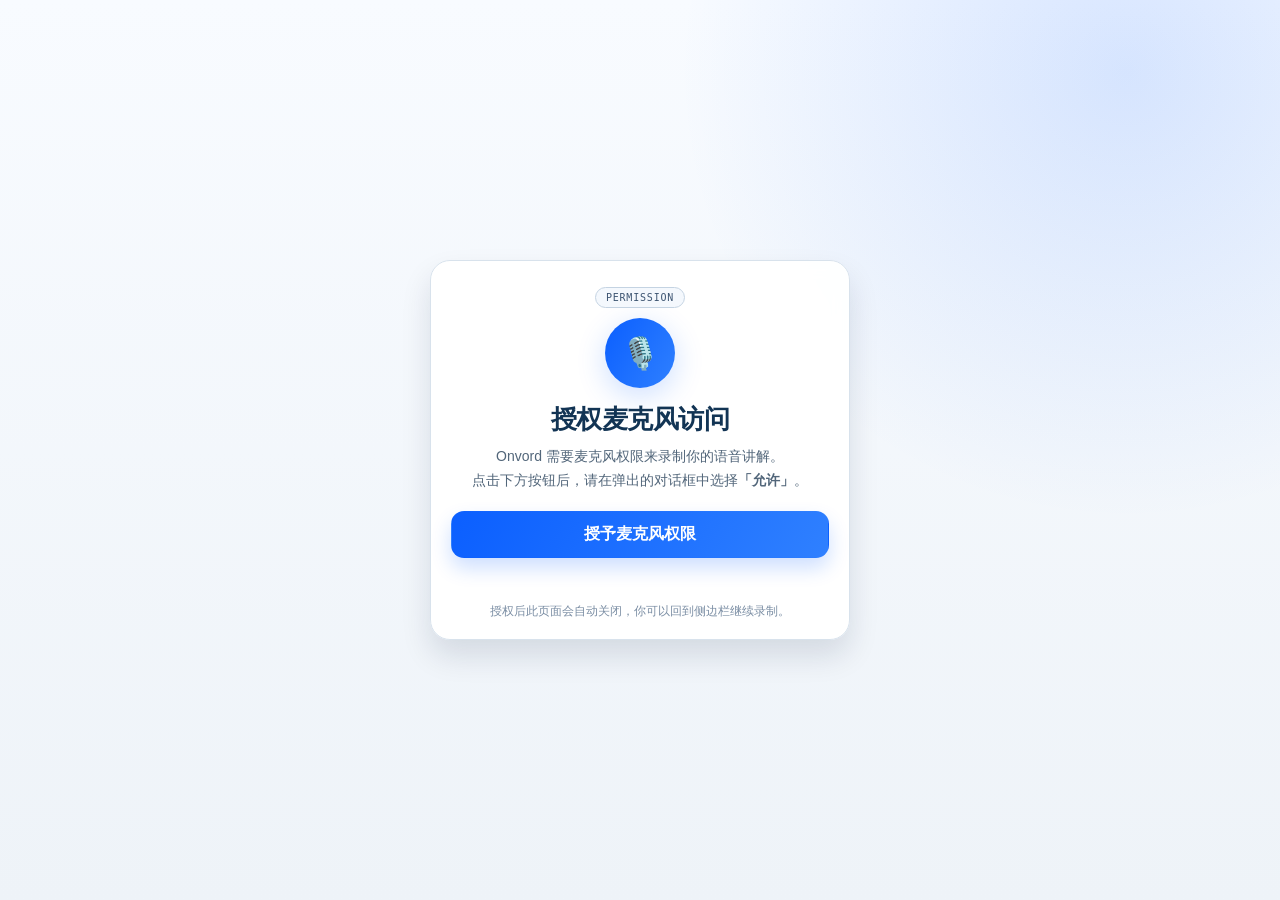
<file: mic-permission.html>
<!DOCTYPE html>
<html lang="zh-CN">

<head>
    <meta charset="UTF-8">
    <meta name="viewport" content="width=device-width, initial-scale=1.0">
    <title>Onvord - 麦克风授权</title>
    <style>
        :root {
            --bg: #eef3f8;
            --surface: #ffffff;
            --line: #d8e2ec;
            --line-strong: #c4d3e2;

            --text: #102a43;
            --muted: #52667a;
            --muted-soft: #7b8ea4;

            --ac: #0b5fff;
            --ach: #2f80ff;
            --ac-g: rgba(11, 95, 255, 0.2);
            --ok: #1f9d68;
            --dn: #e5484d;

            --f-title: "Nunito Sans", "Public Sans", -apple-system, BlinkMacSystemFont, "Segoe UI", sans-serif;
            --f-body: "Public Sans", "Manrope", -apple-system, BlinkMacSystemFont, "Segoe UI", sans-serif;
        }

        * {
            margin: 0;
            padding: 0;
            box-sizing: border-box;
        }

        body {
            font-family: var(--f-body);
            background:
                radial-gradient(circle at 88% 8%, rgba(11, 95, 255, 0.14) 0%, transparent 32%),
                linear-gradient(180deg, #f8fbff 0%, var(--bg) 100%);
            color: var(--text);
            min-height: 100vh;
            display: flex;
            align-items: center;
            justify-content: center;
            padding: 14px;
            -webkit-font-smoothing: antialiased;
        }

        .card {
            text-align: center;
            width: min(420px, 100%);
            padding: 26px 20px 18px;
            background: rgba(255, 255, 255, 0.94);
            border-radius: 20px;
            border: 1px solid var(--line);
            backdrop-filter: blur(8px);
            box-shadow: 0 16px 30px rgba(12, 27, 61, 0.12);
            animation: fadeIn 0.35s ease;
        }

        @keyframes fadeIn {
            from {
                opacity: 0;
                transform: translateY(12px);
            }

            to {
                opacity: 1;
                transform: translateY(0);
            }
        }

        .kicker {
            display: inline-flex;
            align-items: center;
            border-radius: 999px;
            border: 1px solid var(--line-strong);
            background: #f4f8fd;
            color: #3c5471;
            padding: 4px 10px;
            text-transform: uppercase;
            letter-spacing: 0.08em;
            font-size: 10px;
            margin-bottom: 10px;
            font-family: "IBM Plex Mono", "SF Mono", Menlo, monospace;
        }

        .mic-icon {
            width: 70px;
            height: 70px;
            margin: 0 auto 14px;
            background: linear-gradient(120deg, var(--ac), var(--ach));
            border-radius: 50%;
            display: flex;
            align-items: center;
            justify-content: center;
            font-size: 31px;
            box-shadow: 0 8px 30px var(--ac-g);
            animation: breathe 2s ease-in-out infinite;
        }

        @keyframes breathe {

            0%,
            100% {
                box-shadow: 0 8px 30px var(--ac-g);
            }

            50% {
                box-shadow: 0 8px 38px var(--ac-g), 0 0 0 8px rgba(11, 95, 255, 0.09);
            }
        }

        h1 {
            font-family: var(--f-title);
            font-size: 26px;
            font-weight: 800;
            letter-spacing: -0.02em;
            margin-bottom: 8px;
            color: #123454;
        }

        .desc {
            color: var(--muted);
            font-size: 14px;
            line-height: 1.7;
            margin-bottom: 18px;
        }

        .btn {
            display: inline-flex;
            align-items: center;
            justify-content: center;
            gap: 8px;
            padding: 12px 16px;
            border: 1px solid transparent;
            border-radius: 13px;
            font-family: var(--f-body);
            font-size: 16px;
            font-weight: 700;
            cursor: pointer;
            transition: 150ms ease;
            width: 100%;
        }

        .btn-primary {
            background: linear-gradient(120deg, var(--ac), var(--ach));
            color: #fff;
            box-shadow: 0 10px 20px var(--ac-g);
        }

        .btn-primary:hover {
            box-shadow: 0 12px 24px var(--ac-g);
            transform: translateY(-1px);
        }

        .btn-primary:disabled {
            opacity: 0.6;
            cursor: not-allowed;
            transform: none;
        }

        .status {
            margin-top: 14px;
            font-size: 13px;
            color: var(--muted-soft);
            min-height: 20px;
            text-align: left;
            line-height: 1.7;
        }

        .status.ok {
            color: var(--ok);
        }

        .status.err {
            color: var(--dn);
        }

        .hint {
            margin-top: 10px;
            font-size: 12px;
            color: var(--muted-soft);
            line-height: 1.6;
        }
    </style>
</head>

<body>
    <div class="card">
        <p class="kicker">Permission</p>
        <div class="mic-icon">🎙️</div>
        <h1>授权麦克风访问</h1>
        <p class="desc">Onvord 需要麦克风权限来录制你的语音讲解。<br>点击下方按钮后，请在弹出的对话框中选择<strong>「允许」</strong>。</p>
        <button id="btn-grant" class="btn btn-primary">授予麦克风权限</button>
        <div id="status" class="status"></div>
        <div class="hint">授权后此页面会自动关闭，你可以回到侧边栏继续录制。</div>
    </div>
    <script src="mic-permission.js"></script>
</body>

</html>
</file>
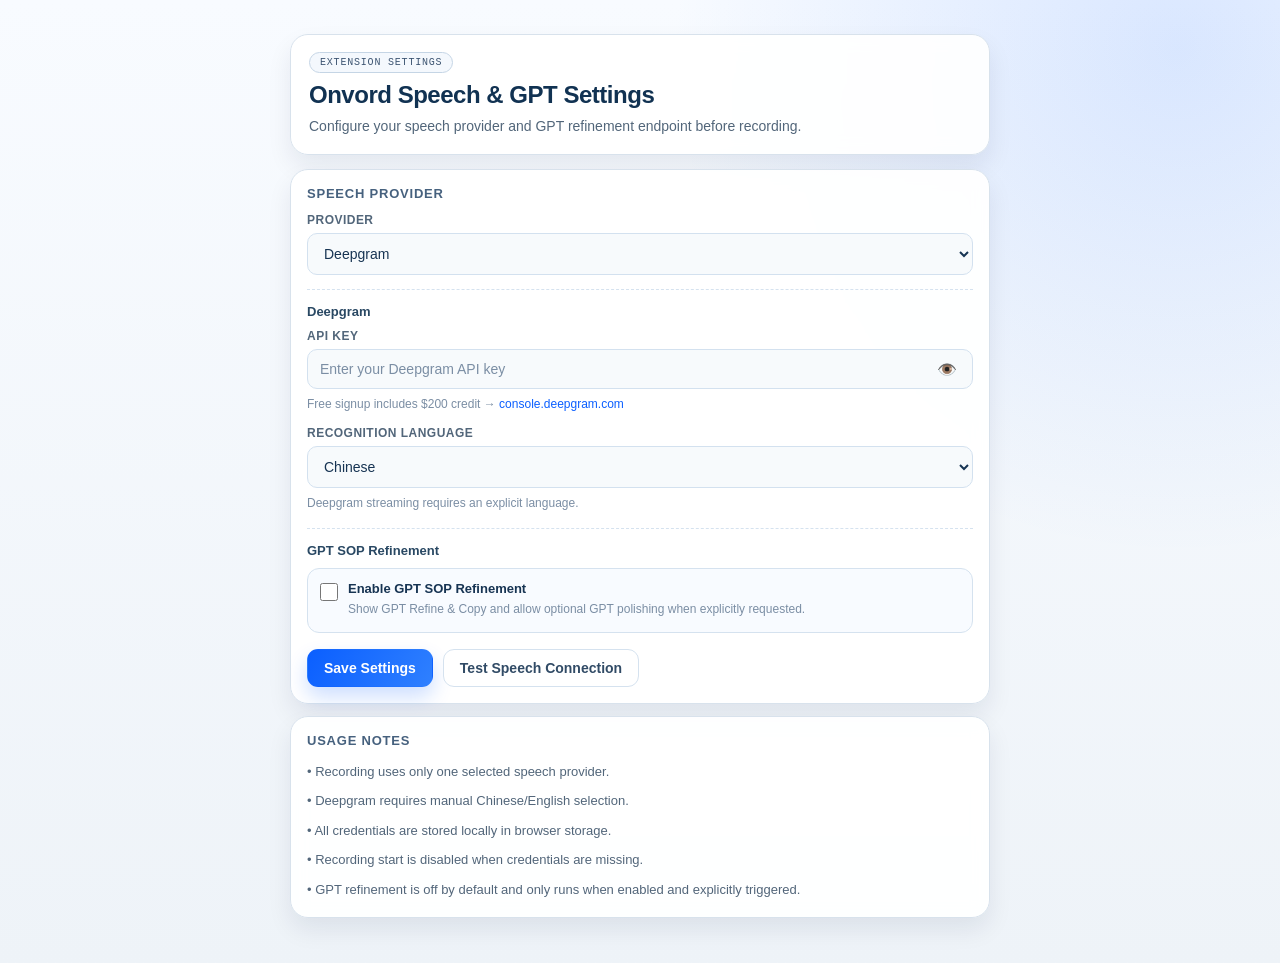
<file: options.html>
<!DOCTYPE html>
<html lang="zh">

<head>
    <meta charset="UTF-8">
    <meta name="viewport" content="width=device-width, initial-scale=1.0">
    <title>Onvord Settings</title>
    <style>
        :root {
            --bg: #eef3f8;
            --surface: #ffffff;
            --surface-2: #f7fafc;
            --line: #d8e2ec;
            --line-strong: #c5d5e5;

            --text: #102a43;
            --muted: #52667a;
            --muted-soft: #7b8ea4;

            --ac: #0b5fff;
            --ach: #2f80ff;
            --ac-g: rgba(11, 95, 255, 0.2);
            --ok: #1f9d68;
            --dn: #e5484d;

            --f-title: "Nunito Sans", "Public Sans", -apple-system, BlinkMacSystemFont, "Segoe UI", sans-serif;
            --f-body: "Public Sans", "Manrope", -apple-system, BlinkMacSystemFont, "Segoe UI", sans-serif;
        }

        * {
            margin: 0;
            padding: 0;
            box-sizing: border-box;
        }

        body {
            font-family: var(--f-body);
            background:
                radial-gradient(circle at 92% 5%, rgba(11, 95, 255, 0.13) 0%, transparent 34%),
                linear-gradient(180deg, #f8fbff 0%, var(--bg) 100%);
            color: var(--text);
            min-height: 100vh;
            display: flex;
            justify-content: center;
            padding: 34px 16px;
            -webkit-font-smoothing: antialiased;
        }

        .container {
            max-width: 700px;
            width: 100%;
        }

        .head {
            border-radius: 18px;
            border: 1px solid var(--line);
            background: rgba(255, 255, 255, 0.92);
            backdrop-filter: blur(8px);
            box-shadow: 0 12px 24px rgba(12, 27, 61, 0.08);
            padding: 16px 18px;
            margin-bottom: 14px;
        }

        .kicker {
            display: inline-flex;
            align-items: center;
            border-radius: 999px;
            border: 1px solid var(--line-strong);
            background: #f4f8fd;
            color: #3c5471;
            padding: 4px 10px;
            text-transform: uppercase;
            letter-spacing: 0.08em;
            font-size: 10px;
            margin-bottom: 8px;
            font-family: "IBM Plex Mono", "SF Mono", Menlo, monospace;
        }

        h1 {
            font-family: var(--f-title);
            font-size: 24px;
            font-weight: 800;
            letter-spacing: -0.02em;
            line-height: 1.15;
            margin-bottom: 6px;
            color: #113252;
        }

        .subtitle {
            color: var(--muted);
            font-size: 14px;
            line-height: 1.65;
        }

        .card {
            border-radius: 18px;
            border: 1px solid var(--line);
            background: rgba(255, 255, 255, 0.94);
            backdrop-filter: blur(8px);
            box-shadow: 0 12px 24px rgba(12, 27, 61, 0.08);
            padding: 16px;
            margin-bottom: 12px;
        }

        .card-title {
            font-size: 13px;
            font-weight: 700;
            text-transform: uppercase;
            letter-spacing: 0.06em;
            color: #46617e;
            margin-bottom: 12px;
            display: flex;
            align-items: center;
            gap: 8px;
        }

        .field {
            margin-bottom: 12px;
        }

        .field:last-child {
            margin-bottom: 0;
        }

        label {
            display: block;
            font-size: 12px;
            color: var(--muted);
            margin-bottom: 6px;
            font-weight: 700;
            text-transform: uppercase;
            letter-spacing: 0.04em;
        }

        input[type="text"],
        input[type="password"],
        select {
            width: 100%;
            padding: 11px 12px;
            background: var(--surface-2);
            border: 1px solid #d3e1ef;
            border-radius: 10px;
            color: #173453;
            font-family: var(--f-body);
            font-size: 14px;
            outline: none;
            transition: 150ms ease;
        }

        input:focus,
        select:focus {
            border-color: var(--ac);
            box-shadow: 0 0 0 3px var(--ac-g);
            background: #ffffff;
        }

        input::placeholder {
            color: var(--muted-soft);
        }

        .hint {
            font-size: 12px;
            color: var(--muted-soft);
            margin-top: 6px;
            line-height: 1.65;
        }

        .hint a {
            color: var(--ac);
            text-decoration: none;
        }

        .hint a:hover {
            text-decoration: underline;
        }

        .provider-section {
            border-top: 1px dashed #d5e2ef;
            margin-top: 14px;
            padding-top: 14px;
        }

        .provider-section.hidden {
            display: none;
        }

        .provider-title {
            font-size: 13px;
            font-weight: 700;
            color: #294863;
            margin-bottom: 10px;
        }

        .field-row {
            display: grid;
            grid-template-columns: 1fr 1fr;
            gap: 10px;
        }

        .inline-action {
            margin-bottom: 12px;
        }

        .inline-action .btn {
            padding: 8px 12px;
            font-size: 12px;
            border-radius: 9px;
        }

        .advanced-wrap {
            border: 1px dashed #d5e2ef;
            border-radius: 12px;
            padding: 10px;
            background: #f8fbff;
            margin-bottom: 12px;
        }

        .advanced-wrap.hidden {
            display: none;
        }

        .toggle-field {
            display: flex;
            align-items: flex-start;
            gap: 10px;
            padding: 12px;
            border: 1px solid #d5e2ef;
            border-radius: 12px;
            background: #f8fbff;
        }

        .toggle-field input[type="checkbox"] {
            width: 18px;
            height: 18px;
            margin-top: 2px;
            accent-color: var(--ac);
            flex-shrink: 0;
        }

        .toggle-copy {
            flex: 1;
            min-width: 0;
        }

        .toggle-copy label {
            margin: 0 0 4px;
            color: #173453;
            font-size: 13px;
            font-weight: 700;
            text-transform: none;
            letter-spacing: 0;
        }

        .toggle-copy .hint {
            margin-top: 0;
        }

        @media (max-width: 640px) {
            .field-row {
                grid-template-columns: 1fr;
            }
        }

        .btn-row {
            display: flex;
            gap: 10px;
            margin-top: 16px;
            flex-wrap: wrap;
        }

        .btn {
            padding: 10px 16px;
            border: 1px solid transparent;
            border-radius: 11px;
            font-family: var(--f-body);
            font-size: 14px;
            font-weight: 600;
            cursor: pointer;
            transition: 150ms ease;
        }

        .btn-primary {
            background: linear-gradient(120deg, var(--ac), var(--ach));
            color: #fff;
            box-shadow: 0 10px 20px var(--ac-g);
        }

        .btn-primary:hover {
            transform: translateY(-1px);
            box-shadow: 0 12px 24px var(--ac-g);
        }

        .btn-sec {
            background: #ffffff;
            color: #314b66;
            border-color: #d5e2ef;
        }

        .btn-sec:hover {
            background: #f6f9fd;
            border-color: #c3d6ea;
        }

        .status {
            padding: 10px 12px;
            border-radius: 10px;
            font-size: 13px;
            margin-top: 12px;
            display: none;
        }

        .status.ok {
            display: block;
            background: rgba(31, 157, 104, 0.08);
            border: 1px solid rgba(31, 157, 104, 0.26);
            color: var(--ok);
        }

        .status.err {
            display: block;
            background: rgba(229, 72, 77, 0.08);
            border: 1px solid rgba(229, 72, 77, 0.26);
            color: var(--dn);
        }

        .toggle-vis {
            position: absolute;
            right: 12px;
            top: 50%;
            transform: translateY(-50%);
            background: none;
            border: none;
            color: var(--muted-soft);
            cursor: pointer;
            font-size: 16px;
            padding: 4px;
        }

        .toggle-vis:hover {
            color: #173453;
        }

        .input-wrap {
            position: relative;
        }

        .notes {
            font-size: 13px;
            color: var(--muted);
            line-height: 1.8;
        }

        .notes p {
            margin-bottom: 6px;
        }

        .notes p:last-child {
            margin-bottom: 0;
        }
    </style>
</head>

<body>
    <div class="container">
        <div class="head">
            <p class="kicker" id="opt-kicker">Extension Settings</p>
            <h1 id="opt-title">Onvord Voice Settings</h1>
            <p class="subtitle" id="opt-subtitle">Configure your speech provider and credentials before recording.</p>
        </div>

        <div class="card">
            <div class="card-title" id="opt-card-engine">Speech Provider</div>
            <div class="field">
                <label for="stt-provider" id="opt-label-provider">Provider</label>
                <select id="stt-provider">
                    <option value="deepgram">Deepgram</option>
                    <option value="aliyun">Aliyun (Qwen ASR Realtime)</option>
                </select>
            </div>

            <section id="provider-deepgram" class="provider-section">
                <div class="provider-title" id="opt-dg-title">Deepgram</div>
                <div class="field">
                    <label for="dg-key" id="opt-label-dg-key">API Key</label>
                    <div class="input-wrap">
                        <input type="password" id="dg-key" placeholder="Enter your Deepgram API key">
                        <button class="toggle-vis" data-toggle-target="dg-key" type="button" title="Show/Hide">👁️</button>
                    </div>
                    <div class="hint" id="opt-hint-dg-key">
                        Free signup includes $200 credit → <a href="https://console.deepgram.com/signup" target="_blank" rel="noreferrer noopener">console.deepgram.com</a>
                    </div>
                </div>
                <div class="field">
                    <label for="deepgram-lang" id="opt-label-dg-lang">Recognition Language</label>
                    <select id="deepgram-lang">
                        <option value="zh-CN">中文</option>
                        <option value="en-US">English</option>
                    </select>
                    <div class="hint" id="opt-hint-dg-lang">Deepgram streaming requires choosing a language explicitly.</div>
                </div>
            </section>

            <section id="provider-aliyun" class="provider-section hidden">
                <div class="provider-title" id="opt-aliyun-title">Aliyun Qwen3-ASR-Flash-Realtime</div>
                <div class="field">
                    <label for="aliyun-key" id="opt-label-aliyun-key">API Key</label>
                    <div class="input-wrap">
                        <input type="password" id="aliyun-key" placeholder="Enter your DashScope API key">
                        <button class="toggle-vis" data-toggle-target="aliyun-key" type="button" title="Show/Hide">👁️</button>
                    </div>
                </div>
                <div class="field-row">
                    <div class="field">
                        <label for="aliyun-region" id="opt-label-aliyun-region">Region</label>
                        <select id="aliyun-region">
                            <option value="cn">China Mainland (Beijing)</option>
                            <option value="us">US (Virginia)</option>
                            <option value="intl">International (Singapore)</option>
                        </select>
                    </div>
                    <div class="field">
                        <label for="aliyun-model" id="opt-label-aliyun-model">Model</label>
                        <input type="text" id="aliyun-model" placeholder="qwen3-asr-flash-realtime">
                    </div>
                </div>
                <div class="hint" id="opt-hint-aliyun">Official model: <code>qwen3-asr-flash-realtime</code></div>
            </section>

            <section id="provider-llm" class="provider-section">
                <div class="provider-title" id="opt-llm-title">GPT SOP Refinement</div>
                    <div class="field">
                        <div class="toggle-field">
                            <input type="checkbox" id="llm-enabled">
                            <div class="toggle-copy">
                                <label for="llm-enabled" id="opt-label-llm-enabled">Enable GPT SOP Refinement</label>
                                <div class="hint" id="opt-hint-llm-enabled">Show the GPT Refine &amp; Copy action and enable GPT polishing on demand.</div>
                            </div>
                        </div>
                    </div>
                <div id="llm-config-fields" class="advanced-wrap hidden">
                    <div class="field">
                        <label for="llm-base-url" id="opt-label-llm-base-url">Responses API URL</label>
                        <input type="text" id="llm-base-url" placeholder="https://gmn.chuangzuoli.com/v1/responses">
                        <div class="hint" id="opt-hint-llm-base-url">You can enter the root domain or the full Responses API endpoint. It will be normalized to /v1/responses.</div>
                    </div>
                    <div class="field-row">
                        <div class="field">
                            <label for="llm-model" id="opt-label-llm-model">Model</label>
                            <input type="text" id="llm-model" placeholder="gpt-5.4">
                        </div>
                        <div class="field">
                            <label for="llm-api-key" id="opt-label-llm-api-key">API Key</label>
                            <div class="input-wrap">
                                <input type="password" id="llm-api-key" placeholder="Enter your GPT API key">
                                <button class="toggle-vis" data-toggle-target="llm-api-key" type="button" title="Show/Hide">👁️</button>
                            </div>
                        </div>
                    </div>
                    <div class="hint" id="opt-hint-llm">Used by the GPT Refine &amp; Copy action to lightly polish notes and narration before copying.</div>
                    <div class="inline-action">
                        <button class="btn btn-sec" id="btn-test-llm">Test GPT Connection</button>
                    </div>
                    <div class="status" id="status-llm"></div>
                </div>
            </section>

            <div class="btn-row">
                <button class="btn btn-primary" id="btn-save">Save Settings</button>
                <button class="btn btn-sec" id="btn-test">Test Connection</button>
            </div>
            <div class="status" id="status"></div>
        </div>

        <div class="card">
            <div class="card-title" id="opt-card-notes">Usage Notes</div>
            <div class="notes">
                <p id="opt-note-1">• Select one speech provider for recording.</p>
                <p id="opt-note-2">• Deepgram requires explicit language (Chinese or English).</p>
                <p id="opt-note-3">• All credentials are stored locally in browser storage.</p>
                <p id="opt-note-4">• If credentials are missing, recording will not start.</p>
                <p id="opt-note-5">• GPT refinement is optional and only runs when enabled and explicitly triggered.</p>
            </div>
        </div>
    </div>
    <script src="options.js"></script>
</body>

</html>
</file>
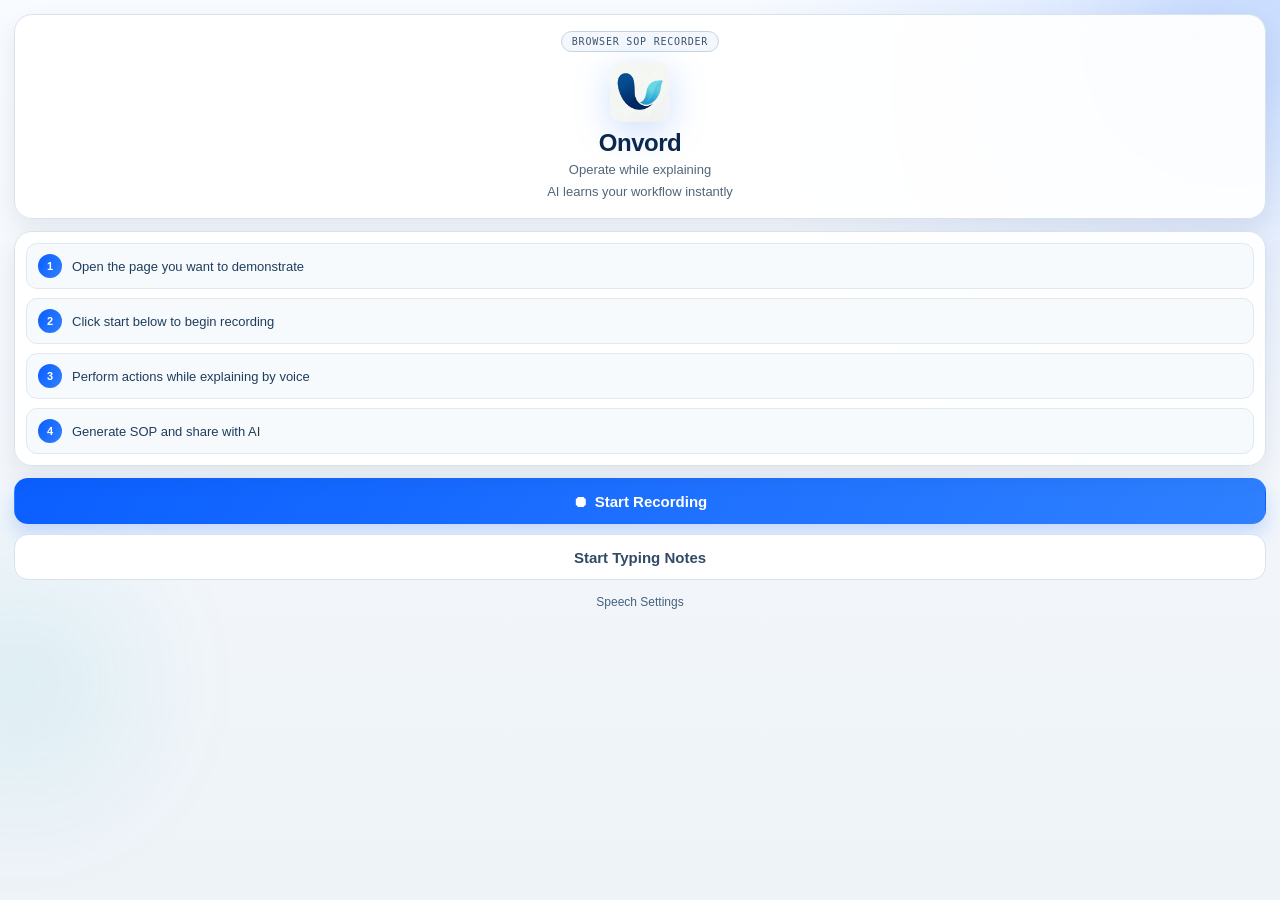
<file: sidepanel.html>
<!DOCTYPE html>
<html lang="en">

<head>
  <meta charset="UTF-8">
  <meta name="viewport" content="width=device-width, initial-scale=1.0">
  <title>Onvord</title>
  <link rel="stylesheet" href="sidepanel.css">
</head>

<body>
  <div class="bg-layer bg-layer-a"></div>
  <div class="bg-layer bg-layer-b"></div>

  <main class="panel-shell">
    <div id="view-idle" class="view active">
      <div class="hero">
        <p class="hero-kicker">BROWSER SOP RECORDER</p>
        <div class="logo-icon">
          <img src="icons/logo.png" alt="Onvord" />
        </div>
        <h1 class="logo-text">Onvord</h1>
        <p id="tagline" class="tagline">Operate while explaining<br>AI learns your workflow instantly</p>
      </div>
      <div class="instructions">
        <div class="inst"><span class="inst-n">1</span><span id="inst-1">Open the page you want to demonstrate</span></div>
        <div class="inst"><span class="inst-n">2</span><span id="inst-2">Click start below to begin recording</span></div>
        <div class="inst"><span class="inst-n">3</span><span id="inst-3">Perform actions while explaining by voice</span></div>
        <div class="inst"><span class="inst-n">4</span><span id="inst-4">Generate SOP and share with AI</span></div>
      </div>
      <div class="start-actions">
        <button id="btn-start" class="btn btn-primary btn-lg"><span class="bi">●</span>Start Recording</button>
        <button id="btn-start-manual" class="btn btn-ghost btn-lg">Start Typing Notes</button>
      </div>
      <a href="#" id="link-settings" class="settings-link">Speech Settings</a>
    </div>

    <div id="view-recording" class="view">
      <div class="rec-bar">
        <div class="rec-ind"><span class="rec-dot"></span><span id="rec-label" class="rec-label">Recording</span></div>
        <div class="rec-right">
          <span id="mic-status" class="mic-status" title="Speech Recognition">
            <span class="mic-icon">🎙️</span>
            <span id="mode-chip" class="mic-mode-label hidden">Typing</span>
            <span id="vol-indicator" class="vol-indicator">
              <span class="vol-bar"></span><span class="vol-bar"></span><span class="vol-bar"></span><span class="vol-bar"></span><span class="vol-bar"></span>
            </span>
          </span>
          <div id="rec-timer" class="rec-timer">00:00</div>
        </div>
      </div>

      <div id="voice-box" style="display:none"></div>

      <div id="manual-compose" class="manual-compose hidden">
        <div class="manual-compose-head">
          <div>
            <div id="manual-compose-title" class="manual-compose-title">Type Explanation</div>
            <p id="manual-compose-hint" class="manual-compose-hint">Operate first, then type what you did and why. Press Enter to add it, or Shift+Enter for a new line.</p>
          </div>
          <button id="btn-clear-note" class="btn btn-ghost btn-sm" type="button">Clear</button>
        </div>
        <textarea id="manual-note-input" class="manual-note-input" rows="3" placeholder="Describe what you just did and what the AI should understand from this step"></textarea>
        <div class="manual-compose-actions">
          <button id="btn-add-note" class="btn btn-primary btn-sm" type="button">Add Explanation</button>
        </div>
      </div>

      <div class="section grow">
        <h3 class="sec-title"><span id="sec-title-text">Action Log</span> <span id="ev-count" class="badge">0</span></h3>
        <div id="ev-list" class="ev-list">
          <div class="placeholder" id="timeline-placeholder">Waiting for actions or speech…</div>
        </div>
      </div>
      <div id="rec-actions" class="rec-actions">
        <button id="btn-stop" class="btn btn-danger btn-lg"><span class="bi">●</span>Stop Recording</button>
        <button id="btn-pause" class="btn btn-ghost btn-lg"><span class="bi">⏸</span>Pause</button>
        <button id="btn-mark-area" class="btn btn-ghost btn-lg btn-mark-area" type="button">Mark Area</button>
      </div>


      <div id="preview-actions" class="preview-actions preview-actions-editor hidden">
        <div class="preview-editor-head">
          <p class="preview-editor-kicker">NARRATION-FIRST EDIT MODE</p>
          <h3 class="preview-editor-title">Edit narration first, then copy for AI</h3>
          <p class="preview-editor-desc">Left side helps you locate steps by segment. Right side is for fast narration rewriting.</p>
        </div>

        <div class="preview-toolbar">
          <button id="btn-export" class="btn btn-primary btn-lg">Copy Editable SOP</button>
          <button class="btn btn-ghost btn-lg preview-btn-copy-full" type="button">Copy Full SOP</button>
          <button class="btn btn-ghost btn-lg preview-btn-reset" type="button">Restore Narration</button>
        </div>

        <div class="preview-actions-secondary">
          <button id="btn-refine-copy" class="btn btn-ghost btn-lg hidden">GPT Refine &amp; Copy</button>
          <button id="btn-download" class="btn btn-ghost btn-lg">Download Full SOP</button>
          <button id="btn-redo" class="btn btn-ghost btn-lg">Record Again</button>
        </div>

        <div class="preview-workspace">
          <section class="preview-locator" aria-label="Step Locator">
            <div class="preview-pane-head">
              <h4 class="preview-pane-title">Mapped Steps</h4>
              <span class="preview-pane-meta">Segments</span>
            </div>
            <div class="preview-locator-list" id="preview-locator-list">
              <button class="locator-group locator-group-active" type="button">
                <div class="locator-group-head">
                  <span class="locator-group-title">Narration 01</span>
                  <span class="locator-group-map">Steps 1-3</span>
                </div>
                <div class="locator-group-steps">1. Open login page · 2. Fill account · 3. Submit</div>
              </button>
              <button class="locator-group" type="button">
                <div class="locator-group-head">
                  <span class="locator-group-title">Narration 02</span>
                  <span class="locator-group-map">Steps 4-6</span>
                </div>
                <div class="locator-group-steps">4. Confirm result · 5. Check detail · 6. Save</div>
              </button>
              <div class="preview-empty hidden" id="preview-locator-empty">No narration segments yet.</div>
            </div>
          </section>

          <section class="preview-editor" aria-label="Narration Editor">
            <div class="preview-pane-head">
              <h4 class="preview-pane-title">Narration Editor</h4>
              <span class="preview-pane-meta">Auto saved locally</span>
            </div>
            <div class="narration-cards" id="preview-narration-cards">
              <article class="narration-card narration-card-active">
                <div class="narration-card-head">
                  <span class="narration-card-title">Narration 01</span>
                  <span class="narration-card-map">Mapped to steps 1-3</span>
                </div>
                <textarea class="narration-textarea" rows="4">Explain the user intent and expected output for steps 1-3...</textarea>
              </article>
              <article class="narration-card">
                <div class="narration-card-head">
                  <span class="narration-card-title">Narration 02</span>
                  <span class="narration-card-map">Mapped to steps 4-6</span>
                </div>
                <textarea class="narration-textarea" rows="4">Rewrite the second narration segment here...</textarea>
              </article>
              <div class="preview-empty hidden" id="preview-editor-empty">No narration to edit for this recording.</div>
            </div>
          </section>
        </div>
      </div>
    </div>
  </main>

  <div id="img-viewer" class="img-viewer hidden" aria-hidden="true">
    <button id="img-viewer-close" class="img-viewer-close" aria-label="Close Preview">✕</button>
    <img id="img-viewer-img" class="img-viewer-img" alt="Screenshot Preview" />
  </div>

  <div id="toast" class="toast"></div>
  <script src="sidepanel.js"></script>
</body>

</html>
</file>
<file: sidepanel.css>
:root {
  --bg: #eef3f8;
  --surface: #ffffff;
  --surface-2: #f7fafc;
  --surface-3: #f1f6fb;
  --line: #d8e2ec;
  --line-strong: #c4d3e2;

  --text: #102a43;
  --muted: #52667a;
  --muted-soft: #7b8ea4;

  --ac: #0b5fff;
  --ach: #2f80ff;
  --ac-g: rgba(11, 95, 255, 0.2);
  --dn: #e5484d;
  --dn-g: rgba(229, 72, 77, 0.18);
  --ok: #1f9d68;

  --r-sm: 10px;
  --r-md: 14px;
  --r-lg: 18px;
  --rf: 999px;

  --f-title: "Nunito Sans", "Public Sans", -apple-system, BlinkMacSystemFont, "Segoe UI", sans-serif;
  --f-body: "Public Sans", "Manrope", -apple-system, BlinkMacSystemFont, "Segoe UI", sans-serif;
  --f-mono: "IBM Plex Mono", "SF Mono", Menlo, Monaco, Consolas, monospace;

  --shadow-soft: 0 10px 24px rgba(12, 27, 61, 0.08);
  --shadow-strong: 0 14px 32px rgba(12, 27, 61, 0.12);
}

* {
  margin: 0;
  padding: 0;
  box-sizing: border-box;
}

body {
  font-family: var(--f-body);
  color: var(--text);
  height: 100vh;
  overflow: hidden;
  -webkit-font-smoothing: antialiased;
  background:
    radial-gradient(circle at 92% 4%, rgba(11, 95, 255, 0.13) 0%, transparent 30%),
    linear-gradient(180deg, #f8fbff 0%, var(--bg) 100%);
  position: relative;
}

.bg-layer {
  position: fixed;
  pointer-events: none;
  z-index: 0;
  border-radius: 999px;
  filter: blur(70px);
  opacity: 0.28;
}

.bg-layer-a {
  width: 260px;
  height: 260px;
  right: -110px;
  top: -95px;
  background: rgba(11, 95, 255, 0.42);
}

.bg-layer-b {
  width: 220px;
  height: 220px;
  left: -90px;
  bottom: 12vh;
  background: rgba(0, 166, 166, 0.33);
}

.panel-shell {
  position: relative;
  z-index: 1;
  height: 100%;
}

.view {
  display: none;
  flex-direction: column;
  height: 100%;
  padding: 14px;
  gap: 12px;
  animation: fadeIn 220ms ease;
}

.view.active {
  display: flex;
}

@keyframes fadeIn {
  from {
    opacity: 0;
    transform: translateY(7px);
  }

  to {
    opacity: 1;
    transform: translateY(0);
  }
}

/* ===== IDLE ===== */
.hero,
.instructions,
.rec-bar,
.section,
.sop-head,
.sop-actions {
  border: 1px solid var(--line);
  background: rgba(255, 255, 255, 0.92);
  backdrop-filter: blur(8px);
  border-radius: var(--r-lg);
  box-shadow: var(--shadow-soft);
}

.hero {
  padding: 16px 14px;
  text-align: center;
}

.hero-kicker {
  display: inline-flex;
  align-items: center;
  justify-content: center;
  border-radius: var(--rf);
  border: 1px solid var(--line-strong);
  background: #f4f8fd;
  color: #3c5471;
  padding: 4px 10px;
  text-transform: uppercase;
  letter-spacing: 0.08em;
  font-size: 10px;
  font-family: var(--f-mono);
  margin-bottom: 10px;
}

.logo-icon {
  width: 60px;
  height: 60px;
  margin: 0 auto 8px;
  filter: drop-shadow(0 10px 18px var(--ac-g));
}

.logo-icon svg,
.logo-icon img {
  width: 100%;
  height: 100%;
  object-fit: contain;
  border-radius: 12px;
}

.logo-text {
  font-family: var(--f-title);
  font-size: 24px;
  font-weight: 800;
  line-height: 1.05;
  letter-spacing: -0.02em;
  margin-bottom: 4px;
  color: #0c2748;
}

.tagline {
  color: var(--muted);
  font-size: 13px;
  line-height: 1.65;
}

.instructions {
  display: flex;
  flex-direction: column;
  gap: 9px;
  padding: 11px;
}

.inst {
  display: flex;
  align-items: center;
  gap: 10px;
  padding: 10px 11px;
  background: var(--surface-2);
  border-radius: 11px;
  border: 1px solid #e0e8f1;
  font-size: 13px;
  color: #1f3d5d;
  transition: 150ms ease;
}

.inst:hover {
  transform: translateY(-1px);
  background: #ffffff;
  border-color: #c9d9ea;
}

.inst-n {
  width: 24px;
  height: 24px;
  display: inline-flex;
  align-items: center;
  justify-content: center;
  border-radius: var(--rf);
  background: linear-gradient(120deg, var(--ac), var(--ach));
  color: #fff;
  font-size: 11px;
  font-weight: 700;
  flex-shrink: 0;
}

/* ===== BUTTONS ===== */
.btn {
  display: inline-flex;
  align-items: center;
  justify-content: center;
  gap: 7px;
  border: 1px solid transparent;
  border-radius: 12px;
  cursor: pointer;
  transition: 170ms ease;
  font-family: var(--f-body);
  font-size: 13px;
  font-weight: 700;
  padding: 12px 16px;
}

.btn:hover {
  transform: translateY(-1px);
}

.btn:disabled {
  opacity: 0.58;
  cursor: not-allowed;
  transform: none;
}

.btn-lg {
  width: 100%;
  min-height: 46px;
  font-size: 15px;
  border-radius: 14px;
}

.btn-sm {
  min-height: 38px;
  padding: 9px 14px;
  font-size: 13px;
}

.start-actions {
  display: flex;
  flex-direction: column;
  gap: 10px;
}

.rec-actions {
  display: flex;
  gap: 10px;
  flex-wrap: wrap;
}

.rec-actions .btn {
  width: auto;
  flex: 1;
  min-width: 0;
}

.btn-mark-area {
  border-color: #bfd5ea;
  background:
    linear-gradient(140deg, rgba(11, 95, 255, 0.08), rgba(11, 95, 255, 0.02)),
    #f5faff;
  color: #123c63;
}

.btn-mark-area:hover {
  border-color: #9fc0df;
  background:
    linear-gradient(140deg, rgba(11, 95, 255, 0.12), rgba(11, 95, 255, 0.04)),
    #ffffff;
}

.preview-actions {
  display: flex;
  flex-direction: column;
  gap: 10px;
}

.preview-actions.preview-actions-editor {
  border: 1px solid var(--line);
  background: rgba(255, 255, 255, 0.94);
  border-radius: var(--r-lg);
  box-shadow: var(--shadow-soft);
  padding: 12px;
  min-height: 0;
}

.preview-editor-head {
  border: 1px solid #d9e6f3;
  background:
    linear-gradient(130deg, rgba(11, 95, 255, 0.07), rgba(11, 95, 255, 0.01) 45%),
    #f7fbff;
  border-radius: 12px;
  padding: 10px 11px;
}

.preview-editor-kicker {
  display: inline-flex;
  align-items: center;
  border-radius: var(--rf);
  border: 1px solid #c7d9ea;
  background: #ffffff;
  color: #3e5c7b;
  font-family: var(--f-mono);
  font-size: 10px;
  letter-spacing: 0.08em;
  text-transform: uppercase;
  padding: 2px 8px;
  margin-bottom: 6px;
}

.preview-editor-title {
  font-size: 15px;
  line-height: 1.35;
  color: #143555;
  font-weight: 800;
}

.preview-editor-desc {
  margin-top: 4px;
  font-size: 12px;
  line-height: 1.55;
  color: #5a7390;
}

.preview-toolbar {
  display: grid;
  grid-template-columns: repeat(3, minmax(0, 1fr));
  gap: 8px;
}

.preview-toolbar .btn {
  width: 100%;
}

.preview-btn-copy-full {
  border-color: #bfd5ea;
  background: #f5faff;
}

.preview-btn-reset {
  border-color: #d8d6ef;
  background: #fbfaff;
  color: #4d4976;
}

.preview-actions-secondary {
  display: flex;
  gap: 10px;
  flex-wrap: wrap;
}

.preview-actions-secondary .btn {
  width: auto;
  flex: 1;
  min-width: 0;
}

.preview-workspace {
  display: grid;
  grid-template-columns: minmax(210px, 0.95fr) minmax(0, 1.55fr);
  gap: 10px;
  min-height: 280px;
}

.preview-locator,
.preview-editor {
  border: 1px solid #d6e3f0;
  background: #ffffff;
  border-radius: 12px;
  display: flex;
  flex-direction: column;
  min-height: 0;
}

.preview-pane-head {
  padding: 10px;
  border-bottom: 1px solid #e2ebf4;
  background: #fbfdff;
  display: flex;
  align-items: center;
  justify-content: space-between;
  gap: 8px;
}

.preview-pane-title {
  color: #173b5f;
  font-size: 13px;
  font-weight: 800;
  letter-spacing: 0.01em;
}

.preview-pane-meta {
  color: #67809c;
  background: #eef4fb;
  border: 1px solid #d3e2f1;
  border-radius: var(--rf);
  font-size: 11px;
  padding: 2px 8px;
}

.preview-locator-list,
.narration-cards {
  flex: 1;
  min-height: 0;
  overflow: auto;
  padding: 9px;
  display: flex;
  flex-direction: column;
  gap: 8px;
}

.preview-locator-list::-webkit-scrollbar,
.narration-cards::-webkit-scrollbar {
  width: 4px;
}

.preview-locator-list::-webkit-scrollbar-thumb,
.narration-cards::-webkit-scrollbar-thumb {
  border-radius: 4px;
  background: #c6d8ea;
}

.locator-group {
  width: 100%;
  text-align: left;
  border: 1px solid #d8e4f0;
  background: #f8fbff;
  border-radius: 10px;
  padding: 9px;
  display: flex;
  flex-direction: column;
  gap: 6px;
  transition: 150ms ease;
  cursor: pointer;
}

.locator-group:hover {
  background: #ffffff;
  border-color: #bcd3e8;
  transform: translateY(-1px);
}

.locator-group-active {
  border-color: #8eb6de;
  background: linear-gradient(120deg, rgba(11, 95, 255, 0.09), rgba(11, 95, 255, 0.03));
  box-shadow: inset 0 0 0 1px rgba(11, 95, 255, 0.1);
}

.locator-group-head {
  display: flex;
  align-items: center;
  justify-content: space-between;
  gap: 10px;
}

.locator-group-title {
  font-size: 12px;
  color: #17395a;
  font-weight: 800;
}

.locator-group-map {
  font-size: 11px;
  color: #547495;
  font-family: var(--f-mono);
}

.locator-group-steps {
  font-size: 11px;
  line-height: 1.55;
  color: #577290;
}

.narration-card {
  border: 1px solid #d8e4f0;
  border-radius: 11px;
  background: #f9fcff;
  padding: 9px;
  display: flex;
  flex-direction: column;
  gap: 7px;
  transition: 150ms ease;
}

.narration-card:hover {
  background: #ffffff;
  border-color: #bcd3e8;
}

.narration-card-active {
  border-color: #8eb6de;
  background: linear-gradient(140deg, rgba(11, 95, 255, 0.08), rgba(11, 95, 255, 0.02) 45%), #ffffff;
  box-shadow: inset 0 0 0 1px rgba(11, 95, 255, 0.1);
}

.narration-card-head {
  display: flex;
  align-items: baseline;
  justify-content: space-between;
  gap: 10px;
}

.narration-card-title {
  font-size: 12px;
  color: #143555;
  font-weight: 800;
}

.narration-card-map {
  font-size: 11px;
  color: #59799a;
  font-family: var(--f-mono);
}

.narration-textarea {
  width: 100%;
  min-height: 86px;
  resize: vertical;
  border: 1px solid #cfdfee;
  border-radius: 10px;
  background: #ffffff;
  color: #163556;
  font-family: var(--f-body);
  font-size: 13px;
  line-height: 1.62;
  padding: 9px 10px;
  outline: none;
  transition: 140ms ease;
}

.narration-textarea:focus {
  border-color: var(--ac);
  box-shadow: 0 0 0 3px rgba(11, 95, 255, 0.12);
}

.preview-empty {
  border: 1px dashed #c7d7e8;
  border-radius: 10px;
  background: #f8fbff;
  color: #68839f;
  text-align: center;
  font-size: 12px;
  line-height: 1.55;
  padding: 14px 11px;
}

.hidden {
  display: none !important;
}

.btn-primary {
  background: linear-gradient(120deg, var(--ac), var(--ach));
  color: #ffffff;
  box-shadow: 0 10px 20px var(--ac-g);
}

.btn-primary:hover {
  box-shadow: 0 12px 24px var(--ac-g);
}

.btn-primary.btn-disabled,
.btn-primary.btn-disabled:hover {
  background: #b0c4d8;
  box-shadow: none;
  cursor: not-allowed;
  opacity: 0.85;
}

.btn-danger {
  background: linear-gradient(120deg, #ea5d61, #de3f44);
  color: #ffffff;
  box-shadow: 0 10px 20px var(--dn-g);
}

.btn-danger:hover {
  box-shadow: 0 12px 24px var(--dn-g);
}

.btn-ghost {
  background: #ffffff;
  border-color: #d5e2ef;
  color: #314b66;
}

.btn-ghost:hover {
  background: #f6f9fd;
  border-color: #c3d6ea;
}

.bi {
  font-size: 15px;
  line-height: 1;
}

.settings-link {
  text-align: center;
  color: #46617e;
  font-size: 12px;
  text-decoration: none;
  margin-top: 3px;
}

.settings-link:hover {
  color: var(--ac);
  text-decoration: underline;
}

/* ===== RECORDING ===== */
.rec-bar {
  padding: 12px 13px;
  display: flex;
  align-items: center;
  justify-content: space-between;
  border-color: #edd1d2;
  background:
    linear-gradient(0deg, rgba(255, 255, 255, 0.95), rgba(255, 255, 255, 0.95)),
    linear-gradient(90deg, rgba(229, 72, 77, 0.08), rgba(229, 72, 77, 0));
}

.rec-bar.done {
  border-color: #c9dbe9;
  background:
    linear-gradient(0deg, rgba(255, 255, 255, 0.95), rgba(255, 255, 255, 0.95)),
    linear-gradient(90deg, rgba(31, 157, 104, 0.1), rgba(31, 157, 104, 0));
}

.rec-bar.done .rec-dot {
  animation: none;
  background: var(--ok);
}

.rec-bar.done .rec-label {
  color: #1f9d68;
}

.rec-bar.paused {
  border-color: #e8dcbf;
  background:
    linear-gradient(0deg, rgba(255, 255, 255, 0.95), rgba(255, 255, 255, 0.95)),
    linear-gradient(90deg, rgba(183, 122, 0, 0.12), rgba(183, 122, 0, 0));
}

.rec-bar.paused .rec-dot {
  animation: none;
  background: #b77a00;
}

.rec-bar.paused .rec-label {
  color: #946100;
}

.rec-ind {
  display: flex;
  align-items: center;
  gap: 8px;
}

.rec-dot {
  width: 8px;
  height: 8px;
  border-radius: 50%;
  background: var(--dn);
  animation: pulse 1.45s ease-in-out infinite;
}

@keyframes pulse {

  0%,
  100% {
    opacity: 1;
    box-shadow: 0 0 0 0 var(--dn-g);
  }

  50% {
    opacity: 0.55;
    box-shadow: 0 0 0 8px transparent;
  }
}

.rec-label {
  color: #bc3135;
  font-size: 13px;
  font-weight: 700;
}

.rec-right {
  display: flex;
  align-items: center;
  gap: 10px;
}

.rec-timer {
  font-family: var(--f-mono);
  font-size: 16px;
  font-weight: 600;
  color: #183859;
}

.rec-timer.warn {
  color: #de3f44;
}

.mic-status {
  display: inline-flex;
  align-items: center;
  gap: 4px;
  padding: 3px 8px;
  border-radius: var(--rf);
  background: rgba(31, 157, 104, 0.1);
  border: 1px solid rgba(31, 157, 104, 0.25);
  font-size: 12px;
}

.mic-status.manual {
  background: rgba(11, 95, 255, 0.08);
  border-color: rgba(11, 95, 255, 0.2);
}

.mic-icon {
  font-size: 13px;
  line-height: 1;
}

.mic-mode-label {
  font-size: 11px;
  font-weight: 700;
  color: #2f567f;
  letter-spacing: 0.02em;
}

.mic-status.error {
  background: rgba(229, 72, 77, 0.08);
  border-color: rgba(229, 72, 77, 0.25);
}

.mic-status.error .mic-icon::after {
  content: '⚠️';
}

.section {
  padding: 12px;
}

.section.grow {
  flex: 1;
  display: flex;
  flex-direction: column;
  min-height: 0;
}

.sec-title {
  margin-bottom: 8px;
  font-size: 12px;
  color: var(--muted);
  font-weight: 700;
  text-transform: uppercase;
  letter-spacing: 0.04em;
  display: flex;
  align-items: center;
  gap: 7px;
}

.badge {
  display: inline-flex;
  align-items: center;
  padding: 2px 8px;
  border-radius: var(--rf);
  font-size: 11px;
  font-weight: 700;
  background: var(--ac);
  color: #fff;
}

.badge-s {
  background: #eaf1f9;
  color: #3d5774;
}

.voice-box {
  border: 1px solid #d9e4ef;
  background: #fcfdff;
  border-radius: 10px;
  min-height: 72px;
  max-height: 130px;
  overflow-y: auto;
  padding: 10px 11px;
  font-size: 13px;
  line-height: 1.62;
  color: #173453;
}

.manual-compose {
  border: 1px solid #d7e2ee;
  background: rgba(255, 255, 255, 0.94);
  border-radius: var(--r-md);
  box-shadow: var(--shadow-soft);
  padding: 12px;
  display: flex;
  flex-direction: column;
  gap: 10px;
}

.manual-compose-head {
  display: flex;
  align-items: flex-start;
  justify-content: space-between;
  gap: 12px;
}

.manual-compose-title {
  font-size: 13px;
  font-weight: 800;
  color: #183859;
}

.manual-compose-hint {
  margin-top: 4px;
  font-size: 12px;
  line-height: 1.55;
  color: #6b8199;
}

.manual-note-input {
  width: 100%;
  min-height: 88px;
  resize: vertical;
  border: 1px solid #d3e1ef;
  border-radius: 12px;
  background: #f8fbff;
  color: #173453;
  font-family: var(--f-body);
  font-size: 13px;
  line-height: 1.65;
  padding: 11px 12px;
  outline: none;
  transition: 150ms ease;
}

.manual-note-input:focus {
  border-color: var(--ac);
  box-shadow: 0 0 0 3px rgba(11, 95, 255, 0.12);
  background: #ffffff;
}

.manual-note-input:disabled {
  resize: none;
  opacity: 0.75;
  cursor: not-allowed;
}

.manual-compose-actions {
  display: flex;
  justify-content: flex-end;
}

.placeholder {
  color: var(--muted-soft);
}

.voice-final {
  color: #183859;
}

/* ===== HYBRID TIMELINE ===== */
.ev-list {
  flex: 1;
  min-height: 0;
  overflow-y: auto;
  display: flex;
  flex-direction: column;
  gap: 8px;
  padding-right: 2px;
}

.ev-list::-webkit-scrollbar {
  width: 4px;
}

.ev-list::-webkit-scrollbar-thumb {
  border-radius: 4px;
  background: #c6d8ea;
}

.tl-narration {
  display: flex;
  align-items: flex-start;
  gap: 8px;
  padding: 8px 10px;
  border-radius: 9px;
  flex-shrink: 0;
  border: 1px solid #c8dcf3;
  border-left: 3px solid var(--ac);
  background: rgba(11, 95, 255, 0.06);
  animation: slideIn 170ms ease;
}

.tl-narr-icon {
  font-size: 13px;
  line-height: 1.5;
}

.tl-narr-text {
  font-size: 12px;
  line-height: 1.55;
  color: #1b3b5d;
  word-break: break-word;
}

.tl-narration.tl-narration-interim {
  border-color: #b8d2ee;
  border-left-color: #5c97df;
  background: linear-gradient(90deg, rgba(11, 95, 255, 0.08) 0%, rgba(11, 95, 255, 0.03) 100%);
  animation: slideIn 170ms ease, interimGlow 1.8s ease-in-out infinite;
}

.tl-narration.tl-narration-interim .tl-narr-icon {
  animation: interimMicPulse 1.3s ease-in-out infinite;
}

.voice-interim {
  color: #516985;
}

.voice-interim-status {
  display: inline-flex;
  align-items: center;
  gap: 6px;
  padding: 2px 9px 2px 8px;
  border-radius: var(--rf);
  border: 1px solid #c1d8f1;
  background: #eff6ff;
  color: #385877;
  font-weight: 700;
  letter-spacing: 0.01em;
}

.voice-interim-status::before {
  content: "";
  width: 6px;
  height: 6px;
  border-radius: 50%;
  background: #4d8fe0;
  box-shadow: 0 0 0 0 rgba(77, 143, 224, 0.32);
  animation: interimDotPulse 1.2s ease-out infinite;
  flex-shrink: 0;
}

.voice-interim-status::after {
  content: "...";
  display: inline-block;
  width: 1.15em;
  overflow: hidden;
  white-space: nowrap;
  vertical-align: bottom;
  animation: interimDots 1s steps(4, end) infinite;
}

.tl-narr-meta {
  margin-left: auto;
  flex-shrink: 0;
  color: #7b8ea4;
  font-size: 10px;
  font-family: var(--f-mono);
  line-height: 1.8;
}

.tl-actions {
  display: flex;
  flex-wrap: wrap;
  gap: 6px;
  padding: 2px 0;
  animation: slideIn 140ms ease;
  flex-shrink: 0;
}

.ev-pill {
  display: inline-flex;
  align-items: center;
  gap: 4px;
  border-radius: var(--rf);
  border: 1px solid #d5e3f1;
  background: var(--surface-3);
  color: #3b556f;
  font-size: 11px;
  padding: 4px 9px;
  max-width: 280px;
  white-space: nowrap;
  overflow: hidden;
  text-overflow: ellipsis;
  transition: 140ms ease;
}

.ev-pill-text {
  min-width: 0;
  overflow: hidden;
  text-overflow: ellipsis;
  white-space: nowrap;
}

.ev-pill-preview {
  gap: 6px;
  padding: 3px 5px 3px 8px;
  max-width: 320px;
}

.ev-pill-preview.has-thumb .ev-pill-text {
  max-width: 210px;
}

.ev-thumb-btn {
  width: 24px;
  height: 24px;
  border: 1px solid #c6d9eb;
  border-radius: 7px;
  background: #ffffff;
  padding: 0;
  display: inline-flex;
  align-items: center;
  justify-content: center;
  overflow: hidden;
  flex-shrink: 0;
  cursor: zoom-in;
}

.ev-thumb-btn:hover {
  border-color: #9ec0e0;
  transform: translateY(-1px);
}

.ev-thumb {
  width: 100%;
  height: 100%;
  object-fit: cover;
  display: block;
}

.ev-pill:hover {
  border-color: #bdd4ea;
  background: #ffffff;
  color: #1e3d5f;
}

@keyframes slideIn {
  from {
    opacity: 0;
    transform: translateX(-6px);
  }

  to {
    opacity: 1;
    transform: translateX(0);
  }
}

@keyframes interimGlow {
  0%,
  100% {
    box-shadow: inset 0 0 0 0 rgba(92, 151, 223, 0);
  }

  50% {
    box-shadow: inset 0 0 0 999px rgba(92, 151, 223, 0.03);
  }
}

@keyframes interimMicPulse {
  0%,
  100% {
    transform: scale(1);
    opacity: 0.85;
  }

  50% {
    transform: scale(1.08);
    opacity: 1;
  }
}

@keyframes interimDotPulse {
  0% {
    box-shadow: 0 0 0 0 rgba(77, 143, 224, 0.32);
  }

  100% {
    box-shadow: 0 0 0 6px rgba(77, 143, 224, 0);
  }
}

@keyframes interimDots {
  0% {
    width: 0;
  }

  100% {
    width: 1.15em;
  }
}

@media (prefers-reduced-motion: reduce) {
  .tl-narration.tl-narration-interim,
  .tl-narration.tl-narration-interim .tl-narr-icon,
  .voice-interim-status::before,
  .voice-interim-status::after {
    animation: none !important;
  }
}

/* ===== SOP ===== */
.sop-head {
  padding: 12px 13px;
}

.sop-preview {
  display: flex;
  flex-direction: column;
  gap: 10px;
}

.sop-preview .sop-head,
.sop-preview .sop-actions {
  box-shadow: none;
  background: #ffffff;
}

.sop-title {
  font-size: 20px;
  font-family: var(--f-title);
  font-weight: 800;
  letter-spacing: -0.01em;
  color: #153555;
  margin-bottom: 8px;
}

.sop-meta {
  display: flex;
  gap: 7px;
}

.sop-steps {
  display: flex;
  flex-direction: column;
  gap: 12px;
  flex: 0 0 auto;
  min-height: 0;
  overflow-y: auto;
  max-height: 38vh;
}

/* ── SOP Segments ── */
.sop-segment {
  display: flex;
  flex-direction: column;
  gap: 8px;
  flex-shrink: 0;
}

.sop-seg-voice {
  border-left: 3px solid var(--ac);
  padding-left: 10px;
}

.sop-seg-silent {
  border-left: 3px solid #d5e2ef;
  padding-left: 10px;
}

.seg-narration {
  display: flex;
  align-items: flex-start;
  gap: 6px;
  padding: 8px 10px;
  border-radius: 10px;
  background: rgba(11, 95, 255, 0.06);
  border: 1px solid rgba(11, 95, 255, 0.12);
  flex-shrink: 0;
}

.seg-narr-icon {
  flex-shrink: 0;
  font-size: 14px;
  line-height: 1.5;
}

.seg-narr-text {
  flex: 1;
  font-size: 13px;
  color: #1a3a5c;
  line-height: 1.6;
}

.seg-narr-time {
  flex-shrink: 0;
  font-size: 11px;
  color: var(--muted-soft);
  font-family: "IBM Plex Mono", monospace;
  line-height: 1.5;
  padding-top: 1px;
}

.sop-steps::-webkit-scrollbar {
  width: 4px;
}

.sop-steps::-webkit-scrollbar-thumb {
  border-radius: 4px;
  background: #c6d8ea;
}

.sop-step {
  border-radius: var(--r-md);
  border: 1px solid var(--line);
  background: #ffffff;
  box-shadow: var(--shadow-soft);
  overflow: hidden;
  transition: 160ms ease;
  flex-shrink: 0;
}

.sop-step:hover {
  transform: translateY(-1px);
  box-shadow: var(--shadow-strong);
}

.sop-hdr {
  display: flex;
  align-items: center;
  gap: 9px;
  padding: 10px 11px;
  border-bottom: 1px solid #e2eaf3;
  background: #fbfdff;
}

.step-n {
  width: 24px;
  height: 24px;
  border-radius: var(--rf);
  display: inline-flex;
  align-items: center;
  justify-content: center;
  flex-shrink: 0;
  background: linear-gradient(120deg, var(--ac), var(--ach));
  color: #fff;
  font-size: 11px;
  font-weight: 700;
}

.step-act {
  flex: 1;
  font-size: 12px;
  font-weight: 700;
  color: #1a3a5c;
}

.step-act-val {
  color: #5f7690;
  font-weight: 500;
}

.step-t {
  font-family: var(--f-mono);
  font-size: 11px;
  color: #6e849a;
}

.sop-body {
  padding: 10px 11px;
}

.step-img {
  width: 100%;
  border-radius: 8px;
  border: 1px solid #e0e8f1;
  margin-bottom: 9px;
}

.step-narr {
  font-size: 12px;
  color: #2f4a66;
  line-height: 1.6;
  border-radius: 8px;
  border: 1px solid #d2e1f0;
  border-left: 3px solid var(--ac);
  background: rgba(11, 95, 255, 0.05);
  padding: 8px 10px;
  margin-bottom: 9px;
}

.step-narr::before {
  content: "讲解：";
  font-weight: 700;
  color: #1f3e60;
}

.step-sel {
  margin-top: 8px;
  padding: 6px 9px;
  border-radius: 0 0 8px 8px;
  border: 1px solid #d9e4ef;
  border-top: none;
  font-family: var(--f-mono);
  font-size: 11px;
  color: #5b7390;
  word-break: break-all;
  background: #f9fcff;
}

.step-code-details {
  margin-top: 8px;
}

.step-code-summary {
  cursor: pointer;
  user-select: none;
  border: 1px solid #d9e4ef;
  border-radius: 8px;
  background: #f9fcff;
  color: #4b6784;
  font-size: 11px;
  font-weight: 600;
  padding: 6px 9px;
  transition: 140ms ease;
}

.step-code-summary:hover {
  border-color: #c4d8ec;
  background: #ffffff;
  color: #2a4a6d;
}

.step-code-details[open] .step-code-summary {
  border-radius: 8px 8px 0 0;
}

.sop-tip {
  text-align: center;
  font-size: 12px;
  color: #6b8aab;
  padding: 8px 12px 0;
  margin: 0;
  flex-shrink: 0;
}

.sop-actions {
  padding: 10px;
  display: flex;
  flex-direction: column;
  gap: 8px;
}

/* ===== IMAGE VIEWER ===== */
.img-viewer {
  position: fixed;
  inset: 0;
  z-index: 50;
  background: rgba(9, 24, 45, 0.62);
  display: flex;
  align-items: center;
  justify-content: center;
  padding: 16px;
}

.img-viewer-img {
  max-width: min(960px, 92vw);
  max-height: 88vh;
  border-radius: 12px;
  border: 1px solid #d0dfed;
  box-shadow: 0 18px 46px rgba(4, 18, 37, 0.4);
  background: #fff;
}

.img-viewer-close {
  position: absolute;
  top: 14px;
  right: 14px;
  width: 34px;
  height: 34px;
  border-radius: 999px;
  border: 1px solid #c9d8e7;
  background: #ffffff;
  color: #2f4a66;
  font-size: 18px;
  line-height: 1;
  cursor: pointer;
}

.img-viewer-close:hover {
  background: #f2f7fc;
}

/* ===== TOAST ===== */
.toast {
  position: fixed;
  left: 50%;
  bottom: 14px;
  transform: translateX(-50%) translateY(80px);
  opacity: 0;
  pointer-events: none;
  z-index: 40;
  border-radius: var(--rf);
  background: var(--ok);
  color: #ffffff;
  font-size: 12px;
  font-weight: 700;
  padding: 9px 15px;
  box-shadow: 0 10px 24px rgba(31, 157, 104, 0.3);
  transition: 220ms ease;
}

.toast.show {
  transform: translateX(-50%) translateY(0);
  opacity: 1;
}

/* ===== VOLUME INDICATOR ===== */
.vol-indicator {
  display: inline-flex;
  align-items: flex-end;
  gap: 2px;
  height: 14px;
}

.vol-bar {
  width: 3px;
  min-height: 3px;
  border-radius: 2px;
  background: #7ca6ff;
  opacity: 0.48;
  transition: height 80ms ease;
}

.vol-indicator.active .vol-bar {
  opacity: 1;
}

@media (max-width: 900px) {
  .preview-toolbar {
    grid-template-columns: 1fr;
  }

  .preview-actions-secondary .btn {
    flex: 1 1 calc(50% - 5px);
  }

  .preview-workspace {
    grid-template-columns: 1fr;
    min-height: 0;
  }

  .preview-locator {
    max-height: 220px;
  }

  .preview-editor {
    min-height: 250px;
  }
}
</file>
